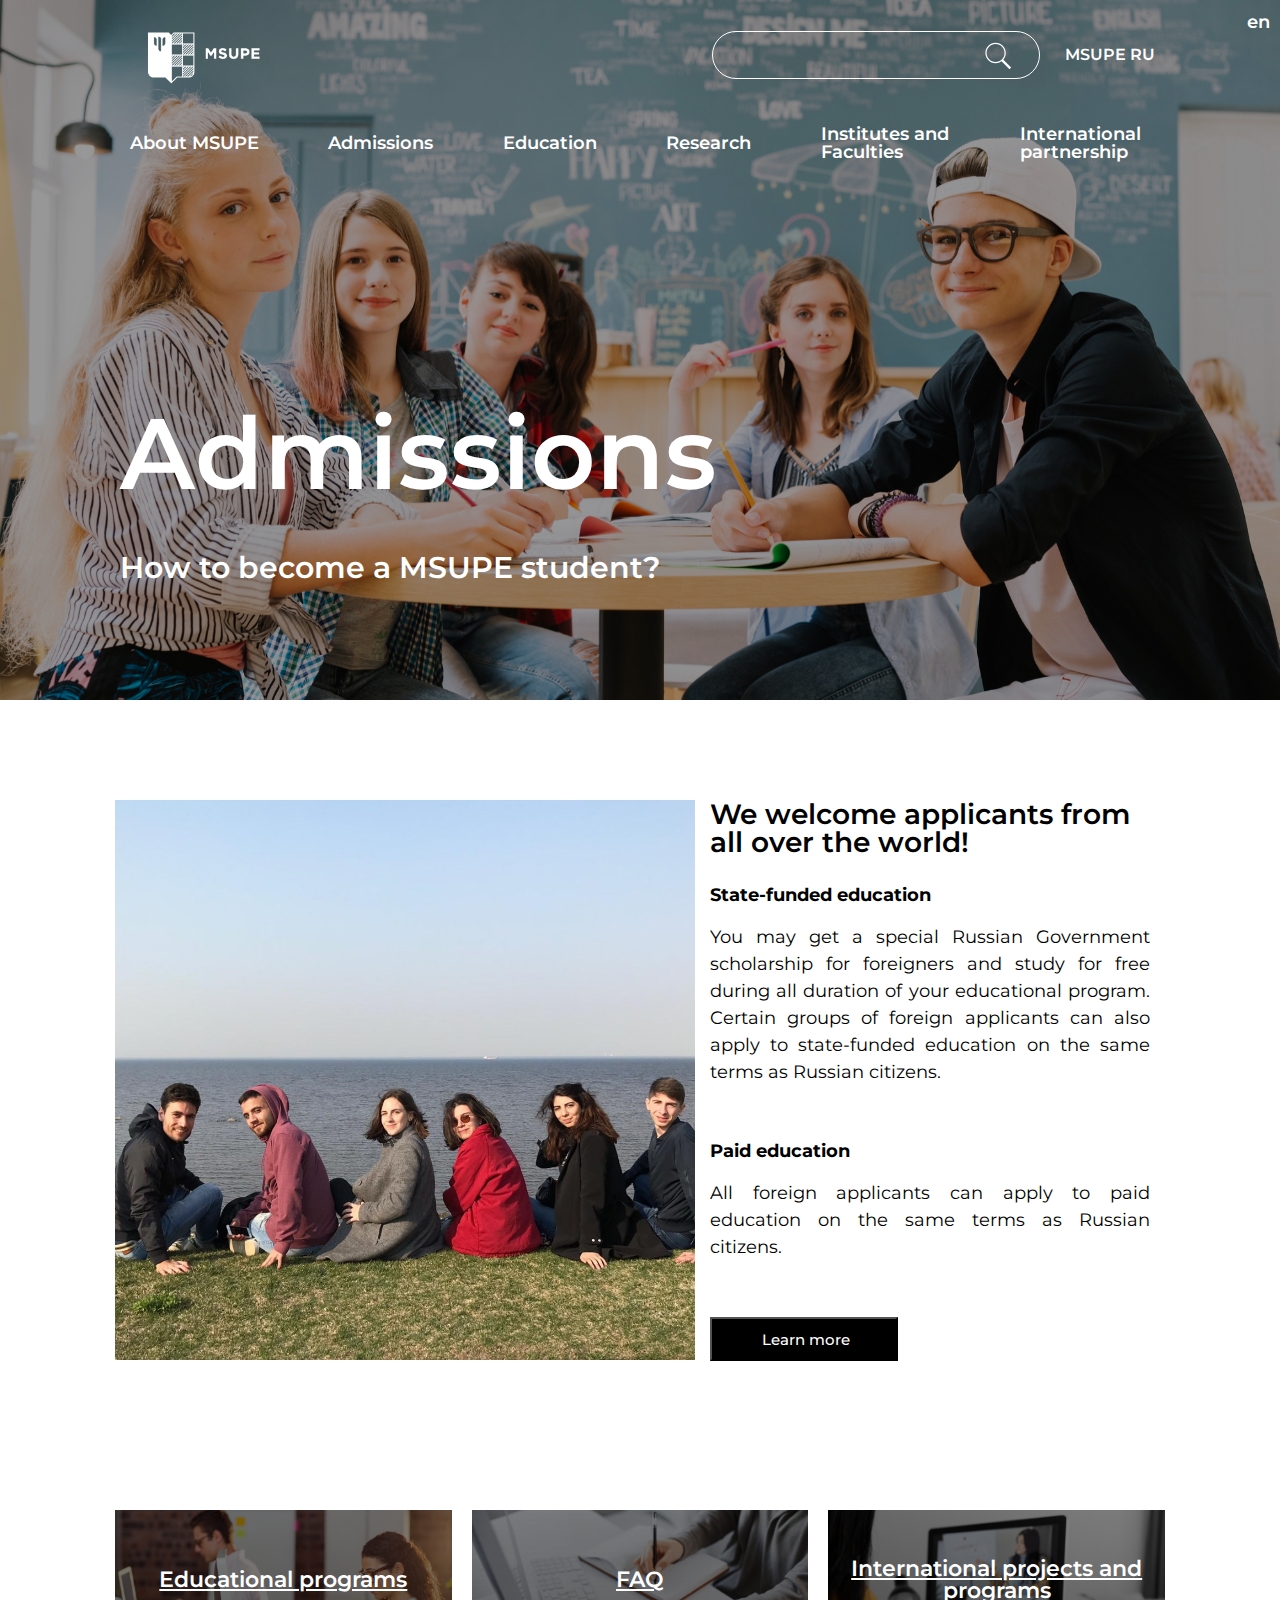
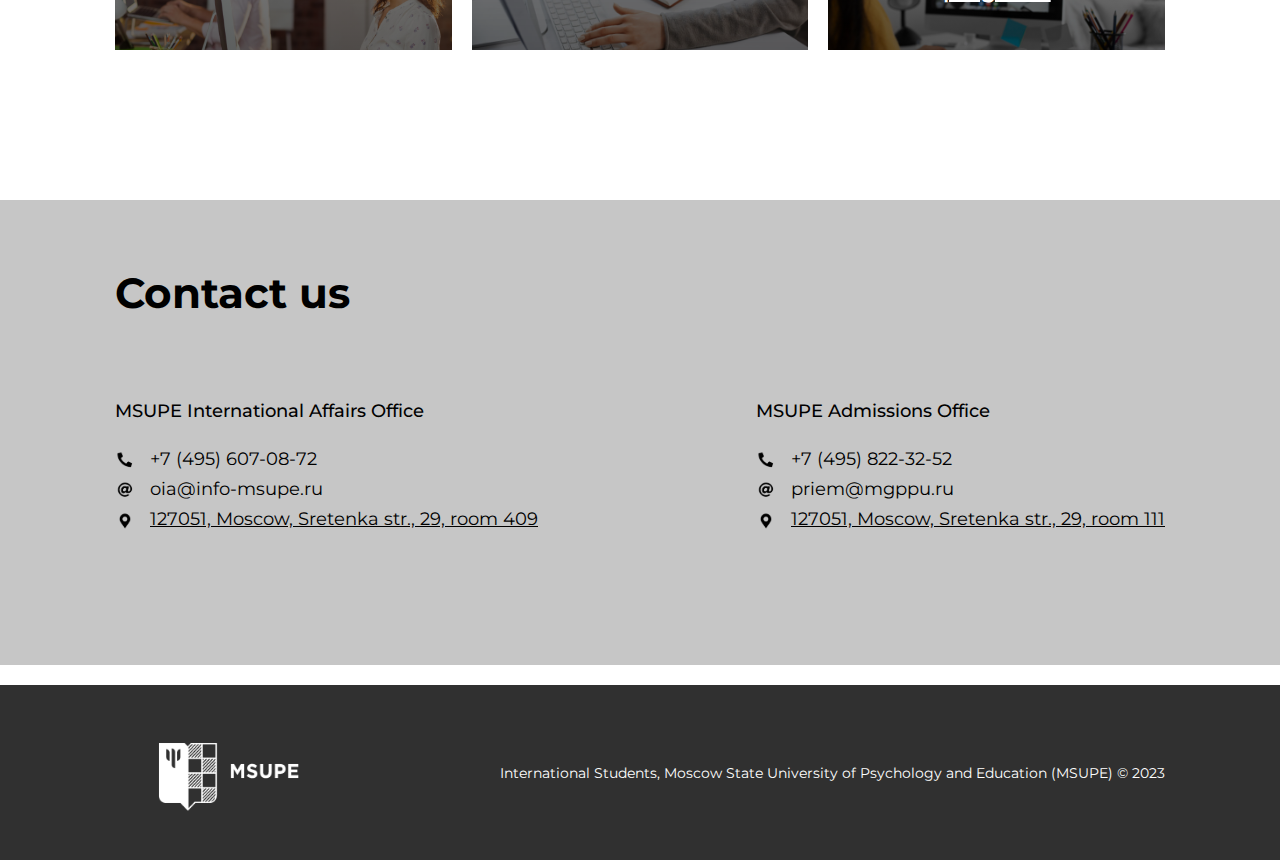
<file: index.html>
<!DOCTYPE html>
<html lang="en">

<head>
	<title>MSUPE Copy</title>
	<meta charset="UTF-8">
	<link rel="stylesheet" href="./scss/style.css">
</head>
<meta name="viewport" content="width=device-width">

<body>
	<div class="wrapper">
		<div class="content">
			<header class="header">
				<div class="container header__container">
					<div class="header__top top">
						<a href="#" class="top__logo">
							<img src="./img/logo.png" alt="Logo">
						</a>
						<div href="#" class="top__language-switch">
							
						</div>

						<div class="menu__icon">
							<span></span>
						</div>
						<div class="top__search search">
							<div class="search__container">
								<form>
									<div class="search__form">
										<input type="text" />
										<button type="submit">
											<img src="./img/search2.svg" alt="searchImage">
										</button>
									</div>

								</form>
							</div>
							<div class="top__link">
								<a class="icon-link" href="https://mgppu.ru">MSUPE RU</a>
							</div>
						</div>
					</div>
					<nav class="header__menu menu">
						<nav class="menu__body">
							<ul class="menu__list">
								<li class="menu__item"><a href="https://msupe.ru/about/" class="menu__link">About
										MSUPE</a></li>
								<li class="menu__item"><a href="https://msupe.ru/" class="menu__link">Admissions</a>
								</li>

								<li class="menu__item"><a href="https://msupe.ru/education/"
										class="menu__link">Education</a></li>
								<li class="menu__item"><a href="https://msupe.ru/research/"
										class="menu__link">Research</a></li>
								<li class="menu__item"><a href="https://msupe.ru/academic-departments-2/"
										class="menu__link">Institutes
										and Faculties
									</a></li>
								<li class="menu__item"><a href="https://msupe.ru/international-cooperation-2/"
										class="menu__link">International
										partnership</a></li>
						</nav>
				</div>
				<a class="switch-language" href="#">
					<div class="switch-language__icon">
						<span>en</span>
					</div>
					<div class="switch-language__menu sl-menu">
						<ul class="sl-menu__list">
							<li class="sl-menu__item">
								<a href="./index.html">English</a></li>
							<li class="sl-menu__item">
								<a href="./pages/Vietnamese/vm-index.html">Vietnamese</a></li>
						</ul>
					</div>
				</a>
			</header>

			<main class="main">
				<section class="admissions">
					<div class="container admissions__container">
						<div class="admissions__body">
							<h1>Admissions</h1>
							<h2>How to become a MSUPE student?</h2>
						</div>
					</div>
				</section>
				<section class="welcome">
					<div class="container welcome__container">
						<div class="welcome__body">
							<div class="welcome__image"></div>
							<div class="welcome__text text-welcome">
								<h3 class="text-welcome__title">We welcome applicants from all over the world!</h3>
								<div class="text-welcome__block">
									<b>State-funded education</b>
									<span>You may get a special Russian Government scholarship for foreigners and study
										for free during all duration of your educational program. Certain groups of
										foreign applicants can also apply to state-funded education on the same terms as
										Russian citizens.</span>
								</div>
								<div class="text-welcome__block">
									<b>Paid education</b>
									<span>All foreign applicants can apply to paid education on the same terms as
										Russian citizens.</span>
								</div>
								<div class="text-welcome__button">
									<button>
										<a href="https://msupe.ru/for-international-applicants/">Learn more</a>
									</button>
								</div>
							</div>
						</div>
					</div>
				</section>
				<section class="cards">
					<div class="container cards__container">
						<div class="cards__block block-cards">
							<div class="block-cards__item block-cards__item-1">
								<a href="https://msupe.ru/academic-departments-2/">Educational programs</a>
							</div>
							<div class="block-cards__item block-cards__item-2">
								<a href="https://msupe.ru/faq/">FAQ</a>
							</div>
							<div class="block-cards__item block-cards__item-3">
								<a href="https://msupe.ru/international-projects-and-programs/">International projects
									and programs</a>
							</div>


						</div>
					</div>
				</section>
				<section class="contacts">
					<div class="container contacts__container">
						<div class="contacts__body body-contacts">
							<div class="body-contacts__header">
								<h3>Contact us</h3>
							</div>
							<div class="body-contacts__block">
								<div class="body-contacts__text bc-text">
									<div class="bc-text__title">
										MSUPE International Affairs Office
									</div>
									<div class="bc-text__list bc-list">
										<div class="bc-list__number bc-item">
											+7 (495) 607-08-72
										</div>
										<div class="bc-list__email bc-item">
											oia@info-msupe.ru
										</div>
										<div class="bc-list__address bc-item">
											<a href="https://yandex.ru/maps/-/CDq96F-Q" target="_blank">
												127051, Moscow, Sretenka str., 29, room 409
											</a>
										</div>
									</div>
								</div>
								<div class="body-contacts__text bc-text">
									<div class="bc-text__title">MSUPE Admissions Office</div>
									<div class="bc-text__list bc-list">
										<div class="bc-list__number bc-item">
											+7 (495) 822-32-52</div>
										<div class="bc-list__email bc-item">
											priem@mgppu.ru</div>
										<div class="bc-list__address bc-item">
											<a href="https://yandex.ru/maps/-/CDq96F-Q" target="_blank">
												127051, Moscow, Sretenka str., 29, room 111
											</a>
										</div>
									</div>
								</div>
							</div>
						</div>
					</div>
				</section>
			</main>
			<script type="text/javascript" charset="utf-8" async
				src="https://api-maps.yandex.ru/services/constructor/1.0/js/?um=constructor%3A1d8b262036889a4906f381c5f42035f99e3a7af59d61a1822eb69a00954217e3&amp;width=100%&amp;height=400&amp;lang=ru_RU&amp;scroll=true&amp;loading=lazy"></script>
			<footer class="footer">
				<div class="container footer__container">
					<div class="footer__logo">
						<img src="./img/logo-large.png" alt="Logo">

					</div>
					<div class="footer__text">International Students, Moscow State University of Psychology and
						Education (MSUPE) © 2023</div>
				</div>
			</footer>
		</div>
	</div>
</body>
<!--JS-->

<script src="js/script.js"></script>

</html>
</file>
<file: scss/style.css>
@charset "UTF-8";
/* Указываем box sizing */
@import url("https://fonts.googleapis.com/css2?family=Montserrat:wght@400;500;600;700&display=swap");
*,
*::before,
*::after {
  box-sizing: border-box;
}

/* Убираем внутренние отступы */
ul[class],
ol[class] {
  padding: 0;
}

/* Убираем внешние отступы */
body,
h1,
h2,
h3,
h4,
p,
ul[class],
ol[class],
li,
figure,
figcaption,
blockquote,
dl,
dd {
  margin: 0;
}

/* Выставляем основные настройки по-умолчанию для body */
body {
  min-height: 100vh;
  scroll-behavior: smooth;
  text-rendering: optimizeSpeed;
  line-height: 1.5;
}

/* Удаляем стандартную стилизацию для всех ul и il, у которых есть атрибут class*/
ul[class],
ol[class] {
  list-style: none;
}

/* Элементы a, у которых нет класса, сбрасываем до дефолтных стилей */
a:not([class]) {
  text-decoration-skip-ink: auto;
}

/* Упрощаем работу с изображениями */
img {
  display: block;
}

/* Указываем понятную периодичность в потоке данных у article*/
article > * + * {
  margin-top: 1em;
}

/* Наследуем шрифты для инпутов и кнопок */
input,
button,
textarea,
select {
  font: inherit;
}

/* Удаляем все анимации и переходы для людей, которые предпочитай их не использовать */
@media (prefers-reduced-motion: reduce) {
  * {
    animation-duration: 0.01ms !important;
    animation-iteration-count: 1 !important;
    transition-duration: 0.01ms !important;
    scroll-behavior: auto !important;
  }
}
html,
body {
  height: 100%;
  line-height: 1;
  font-size: 62.5%;
}

body {
  font-family: "Montserrat", sans-serif;
  color: #000000;
}

body._lock {
  overflow: hidden;
}

.wrapper {
  overflow: hidden;
  min-height: 100%;
  display: flex;
  flex-direction: column;
}

.content {
  font-size: 1.8rem;
  flex: 1 1 auto;
}

.container {
  max-width: 108rem;
  margin: 0 auto;
  padding: 0rem 1.5rem;
}

/* PC + LAPTOP*/
@media (max-width: 1087px) {
  .container {
    max-width: 970px;
  }
  .welcome__image {
    height: 42rem;
    width: 46rem;
  }
}
/* TABLET */
@media (max-width: 991.98px) {
  .welcome__body {
    display: flex;
    flex-direction: column;
  }
  .menu__list {
    margin: 0rem 0rem 0rem 1rem;
  }
  .container {
    max-width: 750px;
  }
}
/* MOBILE */
@media (max-width: 767.98px) {
  .container {
    max-width: none;
  }
}
.header {
  position: absolute;
  width: 100%;
  top: 0;
  left: 0;
  z-index: 50;
  font-size: 1.6rem;
  font-weight: 600;
}
.header a {
  color: #fff;
  text-decoration: none;
}

.top {
  display: flex;
  justify-content: space-between;
  align-items: center;
  padding: 1rem;
}
.top__logo img {
  height: 9rem;
  width: 16rem;
}
.top .search__container {
  border: 1px solid #fff;
  border-radius: 25px;
  display: inline-flex;
  padding: 0px 20px;
  justify-content: space-between;
  align-items: center;
}
.top .search__form {
  border: none;
}
.top .search__form input {
  height: 4.6rem;
  width: 24rem;
  border: none;
  outline: none;
  background: transparent;
}
.top .search__form input:focus {
  color: #fff;
}
.top .search__form button {
  background: transparent;
  vertical-align: middle;
  border: none;
  cursor: pointer;
}
.top .search__form img {
  width: 30px;
}
.top__search {
  display: flex;
  flex-direction: row;
  justify-content: center;
  align-items: center;
}
.top .icon-link {
  padding-left: 2.5rem;
}

/*................................................*/
.switch-language {
  position: absolute;
  top: 0;
  right: 0;
  padding: 0.2rem;
}
.switch-language__icon {
  display: flex;
  justify-content: center;
  align-items: center;
  font-size: 1.8rem;
  width: 40px;
  height: 40px;
  position: relative;
  cursor: pointer;
}
.switch-language__menu {
  position: absolute;
  top: -70%;
  right: 0;
  display: block;
  transition: all 0.5s ease 0s;
  transform: rotate(45deg) translate(0px, 50%);
}
.switch-language__menu._active {
  top: 35px;
  right: 0;
  padding: 1rem;
  border-radius: 5px;
  background-color: rgba(0, 0, 0, 0.2901960784);
  transform: rotate(0) translate(0px, 50%);
}

.sl-menu__item {
  margin-bottom: 1rem;
}
.sl-menu__item:last-child {
  margin-bottom: 0;
}

/*................................................*/
.icon-menu {
  display: none;
}

/*................................................*/
.menu {
  display: flex;
  justify-content: space-between;
  align-items: center;
  font-size: 1.8rem;
  padding: 1.5rem;
}
.menu__body {
  width: 100%;
}
.menu__list {
  display: flex;
  width: 100%;
  flex-direction: row;
  justify-content: space-between;
  align-items: center;
}
.menu__item {
  max-width: 13rem;
}
.menu__item a {
  cursor: pointer;
}

.admissions {
  height: 70rem;
  width: 100%;
  background-repeat: no-repeat;
  background-position-y: 50%;
  background-size: cover;
  background-image: linear-gradient(to bottom, rgba(0, 0, 0, 0.4), rgba(0, 0, 0, 0.4)), url("../img/admissions/admissions.jpg");
  margin-bottom: 10rem;
}
.admissions__container {
  padding: 15.3rem 0rem 5.6rem 0rem;
  display: flex;
  flex-wrap: wrap;
  align-items: center;
}
.admissions__body h1 {
  margin: 23rem 0 3rem 0;
  color: #ffffff;
  font-family: "Montserrat", Sans-serif;
  font-size: 10rem;
  font-weight: 600;
  padding: 2rem 0 0 2rem;
}
.admissions__body h2 {
  color: #ffffff;
  font-family: "Montserrat", Sans-serif;
  font-size: 3rem;
  font-weight: 600;
  padding: 2rem 0 0 2rem;
}

.welcome__body {
  display: grid;
  grid-template-columns: 1fr 1fr;
  flex-direction: row;
  flex-wrap: nowrap;
}
.welcome__image {
  height: 56rem;
  width: 58rem;
  background: #fff url("../img/welcome/welcome-image.jpeg") no-repeat;
  background-position-x: center;
  background-size: cover;
  object-fit: cover;
  object-position: center center;
}
.welcome__text {
  padding: 0 1.5rem 1.5rem 1.5rem;
  display: flex;
  flex-direction: column;
  min-height: 100%;
  max-height: 56rem;
}

.text-welcome__title {
  color: #000000;
  font-family: "Montserrat", Sans-serif;
  font-size: 2.8rem;
  font-weight: 600;
  margin-bottom: 3rem;
}
.text-welcome__block {
  display: flex;
  flex-direction: column;
  flex: 1 1 auto;
}
.text-welcome__block b {
  color: #000000;
  font-family: "Montserrat", Sans-serif;
  font-size: 1.8rem;
  font-weight: 700;
  margin-bottom: 2rem;
}
.text-welcome__block span {
  color: #000000;
  font-family: "Montserrat", Sans-serif;
  font-size: 1.8rem;
  font-weight: 400;
  margin-bottom: 5.58rem;
  text-align: justify;
  line-height: 1.5em;
}
.text-welcome__block:last-child {
  display: flex;
  margin: 0;
  flex: 0 0 auto;
}
@media (max-width: 1087.98px) {
  .text-welcome .text-welcome__block span {
    margin-bottom: 1.47rem;
  }
  .text-welcome .body-contacts__header {
    margin: 3rem 0 4rem 0;
  }
}
.text-welcome__button button {
  padding: 1.1rem 5rem 1.1rem 5rem;
  max-width: 18.8rem;
  background-color: #000000;
  cursor: pointer;
  white-space: nowrap;
}
.text-welcome__button a {
  font-family: "Montserrat", Sans-serif;
  font-weight: 500;
  font-size: 1.5rem;
  text-decoration: none;
  color: #fff;
}

.cards {
  margin: 15rem 0;
}

.block-cards {
  display: flex;
  flex-direction: row;
  justify-content: space-between;
  align-items: center;
  gap: 2rem;
}
.block-cards__item {
  height: 14rem;
  width: 37rem;
  display: flex;
  justify-content: center;
  align-items: center;
}
.block-cards__item a {
  color: #fff;
  font-size: 2.2rem;
  font-weight: 600;
  text-align: center;
}
.block-cards__item-1 {
  background: linear-gradient(to bottom, rgba(0, 0, 0, 0.5), rgba(0, 0, 0, 0.6)), url("../img/cards/1.jpg");
  background-position-y: 20%;
  background-size: cover;
  text-align: center;
}
.block-cards__item-2 {
  background: linear-gradient(to bottom, rgba(0, 0, 0, 0.5), rgba(0, 0, 0, 0.6)), url("../img/cards/2.jpg");
  background-size: cover;
  background-position-y: 40%;
}
.block-cards__item-3 {
  background: linear-gradient(to bottom, rgba(0, 0, 0, 0.5), rgba(0, 0, 0, 0.6)), url("../img/cards/3.jpg");
  background-size: cover;
}

.contacts {
  margin-bottom: 2rem;
  height: 46.5rem;
  width: 100%;
  background-color: #c6c6c6;
}

.body-contacts {
  display: flex;
  flex-direction: column;
}
.body-contacts__header {
  margin: 7rem 0 8.5rem 0;
  color: #000000;
  font-family: "Montserrat", Sans-serif;
  font-size: 36px;
  font-weight: 400;
  line-height: 1.3em;
}
.body-contacts__block {
  display: flex;
  justify-content: space-between;
  align-items: center;
  flex-direction: row;
}
.body-contacts__text {
  display: flex;
  flex-direction: column;
}

.bc-text__title {
  margin-bottom: 3rem;
  color: #000000;
  font-family: "Montserrat", Sans-serif;
  font-size: 18px;
  font-weight: 500;
}

.bc-item {
  margin-bottom: 1rem;
}

.bc-list a {
  text-decoration: underline;
  color: #000;
}
.bc-list__number::before {
  content: "";
  display: inline-block;
  margin-right: 10px;
  width: 2rem;
  height: 2rem;
  background-image: url("../img/contacts/phone.png");
  background-position: center;
  background-size: cover;
  background-repeat: no-repeat;
  vertical-align: middle;
}
.bc-list__email::before {
  content: "";
  display: inline-block;
  margin-right: 10px;
  width: 2rem;
  height: 2rem;
  background-image: url("../img/contacts/email.png");
  background-position: center;
  background-size: cover;
  background-repeat: no-repeat;
  vertical-align: middle;
}
.bc-list__address::before {
  content: "";
  display: inline-block;
  margin-right: 10px;
  width: 2rem;
  height: 2rem;
  background-image: url("../img/contacts/map.png");
  background-position: center;
  background-size: cover;
  background-repeat: no-repeat;
  vertical-align: middle;
}

.footer {
  margin-top: 2rem;
  background-color: #303030;
  height: 17.5rem;
  width: 100%;
  display: flex;
  justify-content: space-between;
  align-items: center;
}
.footer__container {
  width: 100%;
  display: flex;
  flex-direction: row;
  justify-content: space-between;
  align-items: center;
}
.footer__logo {
  display: flex;
  justify-content: center;
  align-items: center;
  height: 13rem;
  width: 23rem;
}
.footer__logo img {
  height: 12rem;
  width: 20rem;
}
.footer__text {
  font-size: 1.4rem;
  color: #fff;
}

/* TABLET */
@media (max-width: 991.98px) {
  .admissions {
    margin-bottom: 5rem;
  }
  .admissions h1 {
    margin-top: 28rem;
  }
  .welcome {
    display: flex;
  }
  .welcome__container {
    max-width: 100% !important;
  }
  .welcome__body {
    display: flex;
    flex-direction: column;
    justify-content: center;
    align-items: start;
    max-width: 750px;
  }
  .welcome__image {
    max-height: 100%;
    width: 100%;
    object-fit: cover;
    background-size: contain;
  }
  .text-welcome__title {
    margin: 2rem 0rem 2rem 0rem;
  }
  .text-welcome__block span {
    margin-bottom: 3rem;
  }
  .text-welcome__block:last-child {
    margin-bottom: 2rem;
  }
  .cards {
    margin: 5rem 0rem;
  }
  .contacts {
    padding: 4rem 0;
    height: auto;
  }
  .body-contacts__header {
    margin: 0rem 0rem 5rem 0rem;
  }
  .body-contacts__text {
    margin-right: 3rem;
  }
  .body-contacts__text:last-child {
    padding-right: 0;
  }
  .container {
    max-width: 750px;
  }
  .menu__list {
    margin: 0rem 0rem 0rem 1rem;
    border-radius: 25px;
    display: flex;
    gap: 2rem;
    justify-content: start;
    align-items: start;
    flex-direction: column;
  }
  .menu__item {
    margin-bottom: 1rem;
  }
  .menu__link {
    padding: 1rem;
    border-radius: 25px;
    text-wrap: nowrap;
  }
  .block-cards {
    flex-direction: row;
  }
}
@media (max-width: 690.98px) {
  .switch-language {
    top: 25%;
  }
  .switch-language__menu._active {
    top: 30%;
  }
  .admissions__body h1 {
    font-size: 5.2rem;
    margin: 35rem 0rem 1rem 0rem;
  }
  .admissions__body h2 {
    font-size: 2.6rem;
  }
  .icon-link {
    display: none;
  }
  .welcome__image {
    max-height: 50%;
    width: 100%;
    object-fit: cover;
    background-size: contain;
    object-position: bottom;
  }
  .contacts {
    padding: 4rem 0;
  }
  .body-contacts__block {
    margin-left: -4rem;
    flex-direction: column;
  }
  .body-contacts__header {
    margin: 0rem 0rem 3rem 0.5rem;
  }
  .body-contacts__text {
    margin-bottom: 4rem;
  }
  .body-contacts__text:last-child {
    margin-bottom: 0;
  }
  .bc-text__title {
    margin-bottom: 2rem;
  }
  .search__container {
    height: 5rem;
    width: 24rem;
  }
  .search__form input {
    position: relative;
    top: 1.5rem;
    left: -1.2rem;
    width: 18rem !important;
  }
  .search__form button {
    position: relative;
    top: -2.2rem;
    left: 16rem;
  }
  .search__form img {
    width: 30px;
  }
  .block-cards {
    flex-direction: column;
    align-items: start;
  }
  .block-cards__item {
    width: 100%;
  }
  .footer__container {
    display: flex;
    flex-direction: column;
    text-align: center;
    padding: 2rem 2rem 5rem 2rem;
  }
}
@media (max-width: 499.98px) {
  .container {
    padding: 0;
  }
  .switch-language {
    top: 65%;
  }
  .switch-language__menu._active {
    top: 70%;
  }
  .menu__icon {
    z-index: 5;
    display: block;
    position: relative;
    width: 40px;
    height: 28px;
    cursor: pointer;
    margin-left: -30px;
  }
  .menu__icon span,
  .menu__icon::before,
  .menu__icon::after {
    left: 0;
    position: absolute;
    height: 10%;
    width: 100%;
    transition: all 0.3s ease 0s;
    background-color: #fff;
  }
  .menu__icon::before,
  .menu__icon::after {
    content: "";
  }
  .menu__icon::before {
    top: 0;
  }
  .menu__icon::after {
    bottom: 0;
  }
  .menu__icon span {
    top: 50%;
    transform: scale(1) translate(0px, -50%);
  }
  .menu__icon._active span {
    transform: scale(0) translate(0px, -50%);
  }
  .menu__icon._active::before {
    top: 48%;
    transform: rotate(-45deg) translate(0px, -50%);
  }
  .menu__icon._active::after {
    bottom: 50%;
    transform: rotate(45deg) translate(0px, 50%);
  }
  /*----------------------------------*/
  .top {
    margin: 2rem 0 0 1rem;
    flex-direction: row;
    align-items: center;
  }
  .top__logo {
    margin: 0;
    display: none;
  }
  .menu {
    margin: 0;
  }
  .menu__body {
    position: absolute;
    top: 110%;
    left: -100%;
    transition: left 1s ease 0s;
  }
  .menu__body._active {
    top: 110%;
    left: 0%;
  }
  .menu__list {
    width: 100%;
    gap: 2rem;
    font-size: 1.8rem;
    text-wrap: nowrap;
    white-space: nowrap;
  }
  .menu__item {
    width: 100%;
    text-wrap: nowrap;
    white-space: nowrap;
  }
  .menu__link {
    width: 100%;
    text-wrap: nowrap;
    white-space: nowrap;
  }
  .menu__link a {
    width: 100%;
    text-wrap: nowrap;
    white-space: nowrap;
  }
  .admissions__container {
    padding: 0;
  }
  .admissions__body h1 {
    margin: 45rem 0rem 1rem 0rem;
    font-size: 4.8rem;
  }
  .cards {
    margin-top: 8rem;
  }
  .welcome__image {
    object-fit: cover;
    object-position: top;
    background-size: contain;
  }
  .welcome__text {
    margin-top: -20rem;
  }
  .body-contacts__header {
    margin: 0rem 0rem 3rem 1rem;
  }
  .body-contacts__block {
    padding: 0rem 2rem;
    margin-left: 0;
  }
}
</file>
